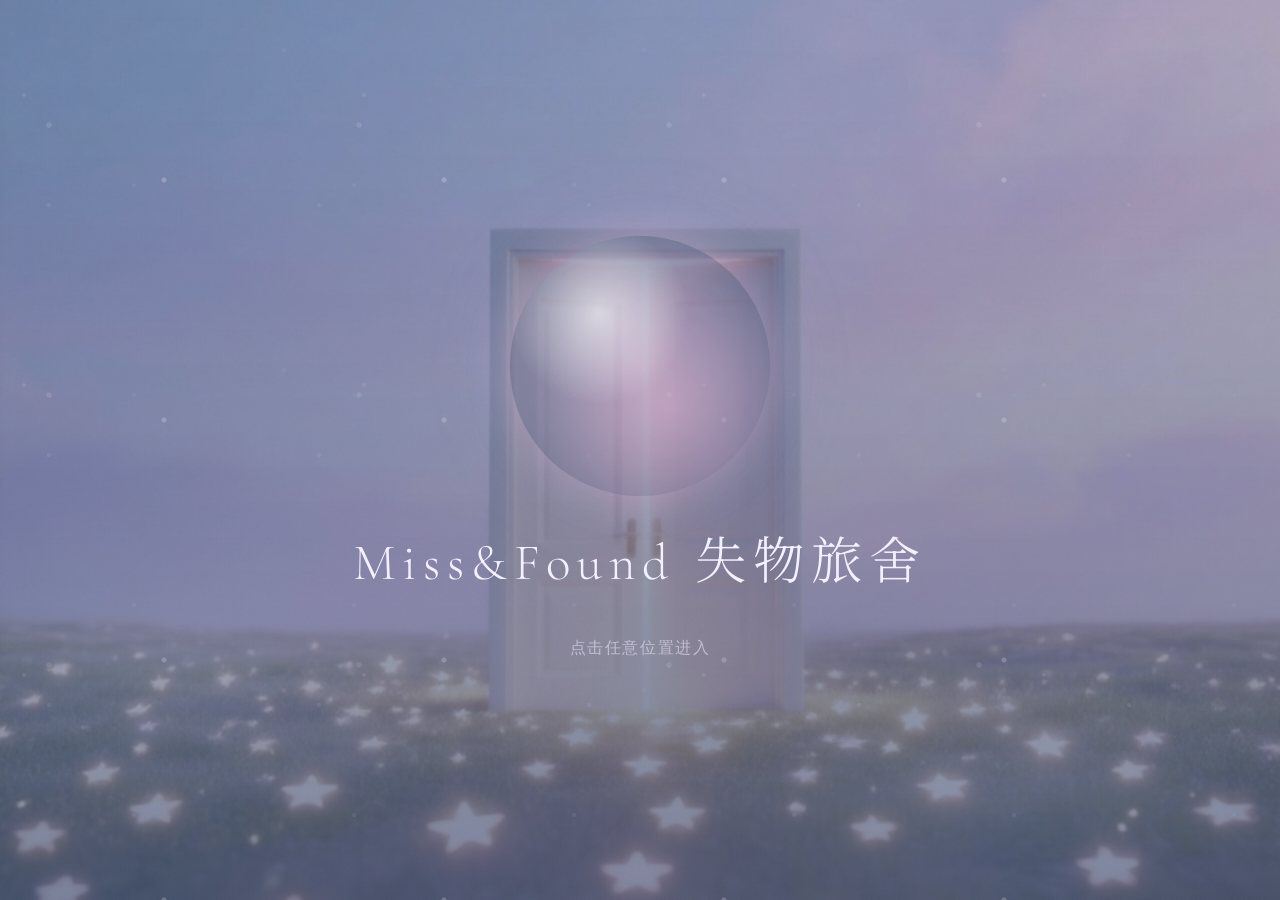
<file: index.html>
<!DOCTYPE html>
<html lang="zh-CN">
  <head>
    <meta charset="UTF-8" />
    <meta name="viewport" content="width=device-width, initial-scale=1.0" />
    <title>Miss&Found 失物旅舍 | 欢迎</title>
    <meta name="description" content="Miss&Found 失物旅舍欢迎页，点击任意位置进入。" />
    <link rel="stylesheet" href="css/style.css" />
    <style>
      :root {
        --welcome-bg:
          radial-gradient(ellipse 70% 50% at 20% 15%, rgba(240, 184, 212, 0.3), transparent 50%),
          radial-gradient(ellipse 60% 45% at 78% 12%, rgba(165, 180, 232, 0.32), transparent 48%),
          radial-gradient(ellipse 80% 55% at 50% 88%, rgba(196, 181, 216, 0.22), transparent 52%),
          linear-gradient(160deg, #4a5578 0%, #6b7aab 40%, #8a9bc4 70%, #a5b4e8 100%);
      }

      html,
      body {
        min-height: 100%;
      }

      body.welcome-page {
        margin: 0;
        overflow: hidden;
        cursor: pointer;
        background: transparent;
        transition: opacity 0.6s ease;
      }

      body.welcome-page.is-leaving {
        opacity: 0;
      }

      .welcome-screen {
        position: relative;
        min-height: 100vh;
        display: grid;
        place-items: center;
        padding: 32px;
        text-align: center;
      }

      .welcome-screen::before {
        content: "";
        position: absolute;
        inset: 0;
        background: linear-gradient(
          to bottom,
          rgba(74, 85, 120, 0.08),
          rgba(74, 85, 120, 0.18)
        );
        pointer-events: none;
      }

      .welcome-core {
        position: relative;
        z-index: 1;
        display: grid;
        justify-items: center;
        gap: 32px;
        animation: welcome-enter 2.4s ease-in-out both;
      }

      .welcome-pulse {
        width: clamp(160px, 23vw, 260px);
        aspect-ratio: 1;
        border-radius: 50%;
        background:
          radial-gradient(circle at 34% 30%, rgba(255, 255, 255, 0.62), transparent 36%),
          radial-gradient(circle at 62% 66%, rgba(240, 184, 212, 0.42), transparent 58%),
          radial-gradient(circle, rgba(196, 181, 216, 0.45), rgba(74, 85, 120, 0.4));
        box-shadow:
          0 0 40px rgba(240, 184, 212, 0.35),
          0 0 80px rgba(165, 180, 232, 0.25);
        animation: welcome-breathe 5s ease-in-out infinite;
      }

      .welcome-title {
        margin: 0;
        font-family: var(--font-family-title);
        font-weight: 300;
        font-size: clamp(2rem, 4vw, 3.4rem);
        letter-spacing: 0.14em;
        line-height: 1.4;
        color: var(--color-text-primary);
        animation: title-glow 5s ease-in-out infinite;
      }

      .welcome-tip {
        margin: 0;
        color: var(--color-text-secondary);
        font-family: var(--font-family-base);
        font-weight: 300;
        letter-spacing: 0.1em;
        line-height: 2;
        opacity: 0.85;
        animation: dream-breathe 4s ease-in-out infinite;
      }

      @keyframes welcome-enter {
        from {
          opacity: 0;
          translate: 0 20px;
        }
        to {
          opacity: 1;
          translate: 0 0;
        }
      }

      @keyframes welcome-breathe {
        0%,
        100% {
          scale: 0.96;
          opacity: 0.78;
          box-shadow:
            0 0 30px rgba(240, 184, 212, 0.28),
            0 0 60px rgba(165, 180, 232, 0.2);
        }
        50% {
          scale: 1.04;
          opacity: 1;
          box-shadow:
            0 0 50px rgba(240, 184, 212, 0.42),
            0 0 100px rgba(165, 180, 232, 0.32);
        }
      }

      @keyframes title-glow {
        0%,
        100% {
          text-shadow:
            0 0 16px rgba(196, 181, 216, 0.35),
            0 0 32px rgba(240, 184, 212, 0.22);
          opacity: 0.9;
        }
        50% {
          text-shadow:
            0 0 24px rgba(196, 181, 216, 0.55),
            0 0 48px rgba(240, 184, 212, 0.38);
          opacity: 1;
        }
      }

      @media (prefers-reduced-motion: reduce) {
        body.welcome-page {
          transition-duration: 0.001ms;
        }

        .welcome-core,
        .welcome-pulse,
        .welcome-title,
        .welcome-tip {
          animation: none;
        }
      }
    </style>
  </head>
  <body class="welcome-page">
    <div class="page-photo-bg" style="background-image: url('images/bg-star-door.png')" aria-hidden="true"></div>
    <div class="dream-bg" aria-hidden="true">
      <div class="dream-bg__clouds"></div>
      <div class="dream-bg__layer dream-bg__layer--a"></div>
      <div class="dream-bg__layer dream-bg__layer--b"></div>
      <div class="dream-bg__layer dream-bg__layer--c"></div>
      <div class="dream-bg__grain"></div>
    </div>

    <main class="welcome-screen" aria-label="欢迎页面">
      <section class="welcome-core">
        <div class="welcome-pulse" aria-hidden="true"></div>
        <h1 class="welcome-title">Miss&amp;Found 失物旅舍</h1>
        <p class="welcome-tip">点击任意位置进入</p>
      </section>
    </main>

    <script>
      (() => {
        let leaving = false;
        const goNext = () => {
          if (leaving) return;
          leaving = true;
          document.body.classList.add("is-leaving");
          window.setTimeout(() => {
            window.location.href = "./home.html";
          }, 600);
        };

        window.addEventListener("click", goNext, { once: true });
      })();
    </script>
  </body>
</html>
</file>
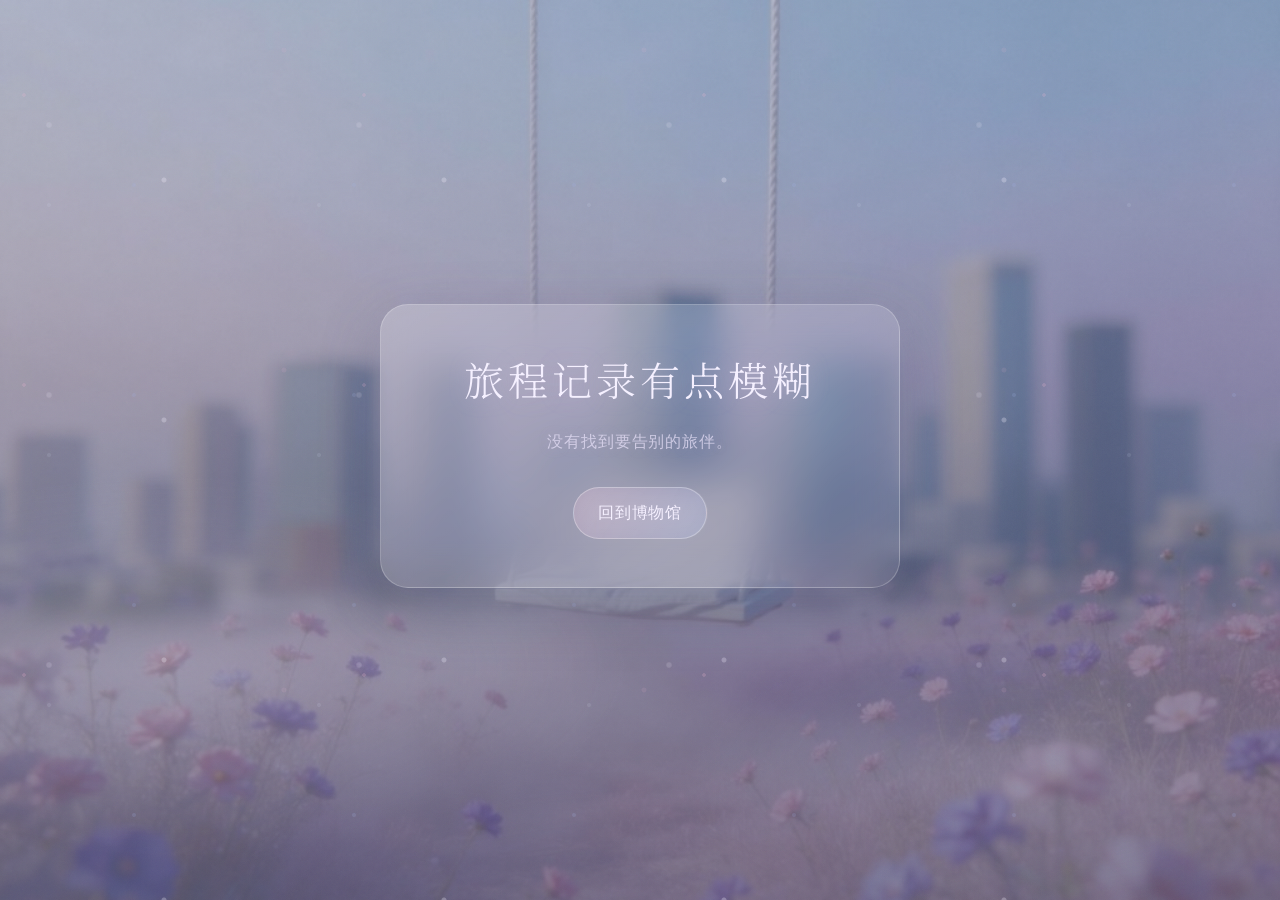
<file: goodbye.html>
<!DOCTYPE html>
<html lang="zh-CN">
  <head>
    <meta charset="UTF-8" />
    <meta name="viewport" content="width=device-width, initial-scale=1.0" />
    <title>旅程告别 | Miss&Found</title>
    <meta name="description" content="结束旅程后，为它保存一张温柔的创口贴纪念卡。" />
    <link rel="stylesheet" href="./css/style.css" />
    <style>
      .goodbye-page {
        min-height: 100vh;
        display: grid;
        place-items: center;
        padding: 24px 16px 32px;
      }

      .goodbye-wrap {
        width: 100%;
        max-width: 520px;
        margin: 0 auto;
      }

      .goodbye-header {
        margin: 0 0 24px;
        text-align: center;
      }

      .bandage-frame {
        border-radius: 24px;
        padding: 24px;
        border: 1px solid rgba(255, 255, 255, 0.24);
        background: linear-gradient(145deg, rgba(255, 255, 255, 0.18), rgba(255, 255, 255, 0.08));
        backdrop-filter: blur(16px);
        -webkit-backdrop-filter: blur(16px);
        box-shadow: var(--shadow-soft);
      }

      .bandage-card {
        position: relative;
        width: 100%;
        max-width: 480px;
        margin: 0 auto;
        min-height: clamp(240px, 58vw, 320px);
        display: flex;
        align-items: center;
        justify-content: center;
        padding: 12px 8px;
      }

      .bandage-card__shell {
        position: absolute;
        inset: 0;
        z-index: 0;
        pointer-events: none;
      }

      .bandage-card__bg {
        width: 100%;
        height: 100%;
        max-width: 100%;
        object-fit: contain;
        object-position: center;
        display: block;
        filter: drop-shadow(0 10px 28px rgba(196, 181, 216, 0.22));
        opacity: 0.92;
      }

      .bandage-card__decor {
        position: absolute;
        inset: 0;
        z-index: 1;
        pointer-events: none;
      }

      .bandage-deco {
        position: absolute;
        color: rgba(255, 255, 255, 0.72);
        filter: drop-shadow(0 2px 8px rgba(196, 181, 216, 0.35));
      }

      .bandage-deco--cat {
        left: 6%;
        bottom: 10%;
        width: clamp(36px, 10vw, 52px);
        height: auto;
        opacity: 0.28;
      }

      .bandage-deco--star {
        top: 12%;
        right: 7%;
        width: clamp(22px, 6vw, 30px);
        height: auto;
        opacity: 0.34;
        color: rgba(255, 248, 255, 0.88);
      }

      .bandage-card__content {
        position: relative;
        z-index: 2;
        width: min(100%, 340px);
        padding: 48px 32px;
        display: flex;
        flex-direction: column;
        align-items: center;
        justify-content: center;
        gap: 14px;
        text-align: center;
        border-radius: 18px;
        background: transparent;
      }

      .bandage__title {
        margin: 0;
        font-family: var(--font-family-title);
        font-weight: 700;
        font-size: clamp(1rem, 3vw, 1.22rem);
        letter-spacing: 0.05em;
        line-height: 1.55;
        color: rgba(68, 50, 92, 0.96);
        text-shadow: 0 1px 2px rgba(255, 255, 255, 0.92);
        text-wrap: balance;
      }

      .bandage__avatar {
        width: 40px;
        height: 40px;
        border-radius: 50%;
        margin: -4px auto 0;
        overflow: hidden;
        box-shadow: 0 0 10px rgba(196, 181, 216, 0.35);
      }

      .bandage__avatar .avatar-img {
        border-radius: 50%;
      }

      .bandage__summary {
        margin: 0;
        font-size: clamp(0.82rem, 2.2vw, 0.92rem);
        font-weight: 300;
        line-height: 1.75;
        letter-spacing: 0.02em;
        color: rgba(108, 92, 128, 0.9);
        text-shadow: 0 1px 2px rgba(255, 255, 255, 0.9);
        text-wrap: pretty;
      }

      .bandage__num {
        font-weight: 600;
        font-variant-numeric: tabular-nums;
        color: #a878b8;
        padding: 0 1px;
      }

      .bandage__farewell {
        margin: 0;
        padding: 0;
        border: 0;
        max-width: 28em;
        font-family: var(--font-family-title);
        font-size: clamp(0.82rem, 2.2vw, 0.94rem);
        font-weight: 400;
        line-height: 1.75;
        font-style: italic;
        letter-spacing: 0.03em;
        color: rgba(118, 88, 138, 0.92);
        text-shadow: 0 1px 2px rgba(255, 255, 255, 0.9);
        text-wrap: pretty;
        hanging-punctuation: allow-end;
      }

      .bandage__farewell::before {
        content: "\201C";
        color: rgba(196, 181, 216, 0.85);
        margin-right: 2px;
      }

      .bandage__farewell::after {
        content: "\201D";
        color: rgba(196, 181, 216, 0.85);
        margin-left: 2px;
      }

      .bandage__farewell-tail {
        white-space: nowrap;
      }

      .goodbye-actions {
        margin-top: 20px;
        display: grid;
        grid-template-columns: repeat(2, minmax(0, 1fr));
        gap: 12px;
        max-width: 520px;
        margin-left: auto;
        margin-right: auto;
      }

      .goodbye-actions .btn {
        width: 100%;
      }

      .error-box {
        text-align: center;
      }

      .tip {
        position: fixed;
        right: 14px;
        top: 14px;
        z-index: 22;
        border-radius: 999px;
        border: 1px solid rgba(255, 255, 255, 0.28);
        background: rgba(74, 85, 120, 0.78);
        backdrop-filter: blur(14px);
        padding: 10px 16px;
        font-size: 0.84rem;
        font-weight: 300;
        letter-spacing: 0.04em;
        opacity: 0;
        translate: 0 -8px;
        transition:
          opacity var(--transition-fast),
          translate var(--transition-fast);
        pointer-events: none;
      }

      .tip.is-show {
        opacity: 1;
        translate: 0 0;
      }

      @keyframes bandage-enter {
        from { opacity: 0; transform: translateY(12px); }
        to { opacity: 1; transform: translateY(0); }
      }

      .bandage-frame {
        animation: bandage-enter var(--transition-slow) both;
      }

      @media (max-width: 640px) {
        .goodbye-actions {
          grid-template-columns: 1fr;
        }

        .bandage-card__content {
          padding: 44px 28px;
          width: min(100%, 320px);
        }

        .bandage-deco--cat {
          left: 4%;
          bottom: 8%;
          opacity: 0.22;
        }

        .bandage-deco--star {
          top: 10%;
          right: 5%;
          opacity: 0.28;
        }
      }
    </style>
  </head>
  <body>
    <div class="page-photo-bg" style="background-image: url('images/bg-swing-flowers.png')" aria-hidden="true"></div>
    <div class="dream-bg" aria-hidden="true">
      <div class="dream-bg__clouds"></div>
      <div class="dream-bg__layer dream-bg__layer--a"></div>
      <div class="dream-bg__layer dream-bg__layer--b"></div>
      <div class="dream-bg__layer dream-bg__layer--c"></div>
      <div class="dream-bg__grain"></div>
    </div>

    <main class="goodbye-page page-shell" data-parallax-root>
      <div class="page-container">
      <section id="goodbye-wrap" class="goodbye-wrap"></section>
      </div>
    </main>

    <div id="tip" class="tip" role="status" aria-live="polite"></div>

    <script src="https://html2canvas.hertzen.com/dist/html2canvas.min.js"></script>
    <script type="module">
      import { STORAGE_KEYS } from "./js/data.js";
      import { getItems, read } from "./js/storage.js";
      import { initPageEffects } from "./js/effects.js";
      import { applyAvatarToElement } from "./js/avatar.js";

      const wrapEl = document.getElementById("goodbye-wrap");
      const tipEl = document.getElementById("tip");
      let tipTimer = null;

      const showTip = (text) => {
        tipEl.textContent = text;
        tipEl.classList.add("is-show");
        if (tipTimer) window.clearTimeout(tipTimer);
        tipTimer = window.setTimeout(() => tipEl.classList.remove("is-show"), 2000);
      };

      const nowIso = () => new Date().toISOString();
      const escapeHtml = (value) =>
        String(value || "")
          .replaceAll("&", "&amp;")
          .replaceAll("<", "&lt;")
          .replaceAll(">", "&gt;")
          .replaceAll('"', "&quot;")
          .replaceAll("'", "&#39;");

      const daysFrom = (iso) => {
        const date = new Date(iso || nowIso());
        if (Number.isNaN(date.getTime())) return 1;
        const diff = Date.now() - date.getTime();
        return Math.max(1, Math.floor(diff / 86400000) + 1);
      };

      const getItemById = (id) => {
        const items = getItems();
        return items.find((it) => it.id === id) || null;
      };

      const getTravelStats = (id, createdAt) => {
        const posts = read(STORAGE_KEYS.posts, []);
        const mine = Array.isArray(posts) ? posts.filter((p) => p.itemId === id) : [];
        const cities = new Set(mine.map((p) => p.city).filter(Boolean));
        return {
          days: daysFrom(createdAt),
          cities: cities.size,
          posts: mine.length
        };
      };

      const getFarewellText = (id) => {
        const conversations = read(STORAGE_KEYS.conversations, {});
        const list = Array.isArray(conversations?.[id]) ? conversations[id] : [];
        const farewell = [...list].reverse().find((msg) => msg && msg.from === "bot" && msg.type === "farewell");
        return farewell?.text || "我替你看过这个世界啦，现在要回心里去了。别难过，我一直在。";
      };

      const renderError = (text) => {
        wrapEl.innerHTML = `
          <section class="glass-card card-standard error-box">
            <h1 class="title">旅程记录有点模糊</h1>
            <p class="subtitle">${text}</p>
            <a class="btn" href="./museum.html">回到博物馆</a>
          </section>
        `;
      };

      const formatFarewellHtml = (text) => {
        const safe = escapeHtml(text);
        if (safe.length <= 8) return safe;
        const head = safe.slice(0, -4);
        const tail = safe.slice(-4);
        return `${head}<span class="bandage__farewell-tail">${tail}</span>`;
      };

      const formatSummaryHtml = (stats) =>
        `共旅行 <span class="bandage__num">${stats.days}</span> 天，到过 <span class="bandage__num">${stats.cities}</span> 个地方，发了 <span class="bandage__num">${stats.posts}</span> 条朋友圈。`;

      const BANDAGE_DECOR = `
        <svg class="bandage-deco bandage-deco--cat" viewBox="0 0 64 48" fill="currentColor" aria-hidden="true">
          <ellipse cx="22" cy="38" rx="14" ry="5" opacity="0.35"/>
          <path d="M14 28c0-8 6-14 14-14s14 6 14 14c0 4-2 8-5 10l-2 6h-6l-2-6c-3-2-5-6-5-10z"/>
          <circle cx="18" cy="24" r="2.5"/>
          <circle cx="30" cy="24" r="2.5"/>
          <path d="M10 18l-4-6M54 18l4-6" stroke="currentColor" stroke-width="2.5" stroke-linecap="round" fill="none"/>
        </svg>
        <svg class="bandage-deco bandage-deco--star" viewBox="0 0 24 24" fill="currentColor" aria-hidden="true">
          <path d="M12 2l2.6 6.4L21 9.2l-5 4.3 1.6 6.5L12 16.8 6.4 20l1.6-6.5-5-4.3 6.4-.8L12 2z"/>
        </svg>
      `;

      const renderMain = (item, stats) => {
        const name = item.name || item.title || "这位旅伴";
        const summaryHtml = formatSummaryHtml(stats);
        const farewellHtml = formatFarewellHtml(getFarewellText(item.id));
        wrapEl.innerHTML = `
          <header class="goodbye-header">
            <h1 class="title">旅程告别</h1>
            <p class="subtitle text-body">有些陪伴不会结束，只是换成温柔的想念。</p>
          </header>

          <section id="bandage-export" class="bandage-frame card-standard">
            <div class="bandage-card">
              <div class="bandage-card__shell" aria-hidden="true">
                <img class="bandage-card__bg" src="./images/asset-bandage.png" alt="" />
              </div>
              <div class="bandage-card__decor" aria-hidden="true">${BANDAGE_DECOR}</div>
              <div class="bandage-card__content">
                <h2 class="bandage__title">你送它看过世界，现在它回家了。</h2>
                ${item.avatarImage ? '<div id="bandage-avatar" class="bandage__avatar"></div>' : ""}
                <p class="bandage__summary text-body">${summaryHtml}</p>
                <blockquote class="bandage__farewell">${farewellHtml}</blockquote>
              </div>
            </div>
          </section>

          <div class="goodbye-actions">
            <button id="save-btn" class="btn" type="button">保存这张创口贴</button>
            <button id="share-btn" class="btn" type="button">分享</button>
            <a class="btn" href="./museum.html">回到博物馆</a>
            <a class="btn" href="./home.html">回到首页</a>
          </div>
        `;

        const avatarEl = document.getElementById("bandage-avatar");
        if (avatarEl) applyAvatarToElement(avatarEl, item);

        const saveBtn = document.getElementById("save-btn");
        const shareBtn = document.getElementById("share-btn");
        const bandageExport = document.getElementById("bandage-export");

        saveBtn.addEventListener("click", async () => {
          if (!window.html2canvas) {
            showTip("导出组件还未就绪");
            return;
          }
          const canvas = await window.html2canvas(bandageExport, {
            useCORS: true,
            backgroundColor: null,
            scale: Math.min(2, window.devicePixelRatio || 1.5)
          });
          const link = document.createElement("a");
          const safeName = String(name).replace(/[\\/:*?"<>|]/g, "-");
          link.download = `goodbye-${safeName}.png`;
          link.href = canvas.toDataURL("image/png");
          link.click();
          showTip("创口贴已保存");
        });

        shareBtn.addEventListener("click", async () => {
          const shareText = `我在 Miss&Found 送 ${name} 看过世界，现在它回家了。`;
          const shareData = { title: "Miss&Found 告别页", text: shareText, url: window.location.href };

          if (navigator.share) {
            try {
              await navigator.share(shareData);
              showTip("已调起分享");
            } catch (_err) {
              // 用户取消分享不提示错误
            }
            return;
          }

          try {
            await navigator.clipboard.writeText(window.location.href);
            showTip("链接已复制");
          } catch (_err) {
            showTip("复制失败，请手动复制链接");
          }
        });
      };

      const init = () => {
        initPageEffects();
        const params = new URLSearchParams(window.location.search);
        const id = params.get("id");
        if (!id) {
          renderError("没有找到要告别的旅伴。");
          return;
        }

        let item = null;
        try {
          item = getItemById(id);
        } catch (_err) {
          renderError("数据读取失败了，请稍后再试。");
          return;
        }

        if (!item) {
          renderError("这个旅伴可能已经离开了记录。");
          return;
        }

        let stats = { days: 1, cities: 0, posts: 0 };
        try {
          stats = getTravelStats(id, item.createdAt);
        } catch (_err) {
          stats = { days: daysFrom(item.createdAt), cities: 0, posts: 0 };
        }

        renderMain(item, stats);
      };

      init();
    </script>
  </body>
</html>
</file>
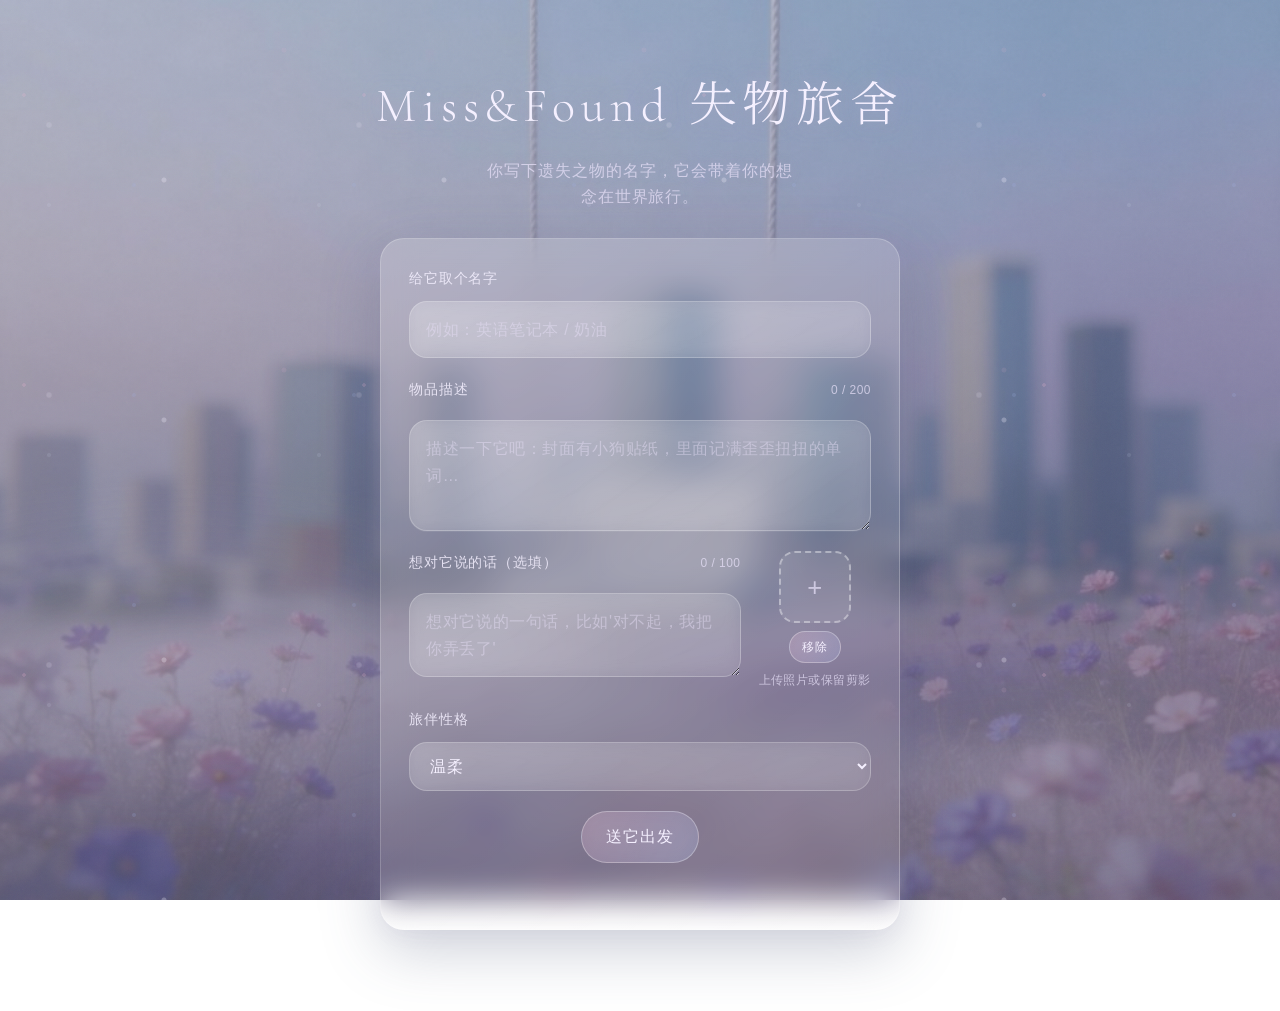
<file: home.html>
<!DOCTYPE html>
<html lang="zh-CN">
  <head>
    <meta charset="UTF-8" />
    <meta name="viewport" content="width=device-width, initial-scale=1.0" />
    <title>Miss&Found 失物旅舍 | 记忆封存入口</title>
    <meta
      name="description"
      content="在 Miss&Found 失物旅舍，为遗失的物品、宠物与思念的人开启一段温柔旅行。"
    />
    <link rel="stylesheet" href="css/style.css" />
    <style>
      .entry-hero {
        text-align: center;
        margin-bottom: 28px;
      }

      .entry-title {
        font-size: clamp(1.8rem, 5vw, 3rem);
        letter-spacing: 0.12em;
        line-height: 1.45;
      }

      .entry-subtitle {
        margin: 16px auto 0;
        max-width: 36ch;
        line-height: 1.65;
      }

      .entry-form-card {
        padding: clamp(22px, 3vw, 28px);
        border-radius: 24px;
        border: 1px solid rgba(255, 255, 255, 0.22);
        background: linear-gradient(145deg, rgba(255, 255, 255, 0.18), rgba(255, 255, 255, 0.06));
        backdrop-filter: blur(16px);
        -webkit-backdrop-filter: blur(16px);
      }

      .entry-media-row {
        display: grid;
        grid-template-columns: 1fr auto;
        gap: 18px;
        align-items: start;
        margin-bottom: 18px;
      }

      .field-head {
        display: flex;
        justify-content: space-between;
        align-items: baseline;
        gap: 10px;
        margin-bottom: 8px;
      }

      .field-head label {
        margin-bottom: 0;
      }

      .field-counter {
        margin: 0;
        font-size: 0.75rem;
        color: var(--color-text-secondary);
        letter-spacing: 0.04em;
        white-space: nowrap;
      }

      .field-counter.is-limit {
        color: #d88aa8;
      }

      .entry-submit {
        margin-top: 8px;
        display: flex;
        justify-content: center;
      }

      #entry-feedback {
        margin: 14px 0 0;
        min-height: 1.5em;
        text-align: center;
      }

      @media (max-width: 620px) {
        .entry-media-row {
          grid-template-columns: 1fr;
        }
      }
    </style>
  </head>
  <body>
    <div class="page-photo-bg" style="background-image: url('images/bg-swing-flowers.png')" aria-hidden="true"></div>
    <div class="dream-bg" aria-hidden="true">
      <div class="dream-bg__clouds"></div>
      <div class="dream-bg__layer dream-bg__layer--a"></div>
      <div class="dream-bg__layer dream-bg__layer--b"></div>
      <div class="dream-bg__layer dream-bg__layer--c"></div>
      <div class="dream-bg__grain"></div>
    </div>

    <main class="page-shell" data-parallax-root>
      <div class="page-container">
        <header class="entry-hero parallax-layer" data-parallax-depth="1.2">
          <h1 id="entry-title" class="title entry-title shake shake--delay-1">Miss&Found 失物旅舍</h1>
          <p class="subtitle entry-subtitle">你写下遗失之物的名字，它会带着你的想念在世界旅行。</p>
        </header>

        <section class="entry-form-card card-standard glass-card parallax-layer" data-parallax-depth="1" aria-labelledby="entry-title">
          <form id="entry-form" novalidate>
            <div class="field">
              <label for="item-name">给它取个名字</label>
              <input id="item-name" name="name" maxlength="40" placeholder="例如：英语笔记本 / 奶油 " required />
            </div>

            <div class="field">
              <div class="field-head">
                <label for="item-description">物品描述</label>
                <p id="desc-counter" class="field-counter" aria-live="polite">0 / 200</p>
              </div>
              <textarea
                id="item-description"
                name="description"
                rows="3"
                maxlength="200"
                placeholder="描述一下它吧：封面有小狗贴纸，里面记满歪歪扭扭的单词…"
                required
              ></textarea>
            </div>

            <div class="entry-media-row">
              <div class="field" style="margin-bottom: 0">
                <div class="field-head">
                  <label for="item-message">想对它说的话（选填）</label>
                  <p id="msg-counter" class="field-counter" aria-live="polite">0 / 100</p>
                </div>
                <textarea
                  id="item-message"
                  name="message"
                  rows="2"
                  maxlength="100"
                  placeholder="想对它说的一句话，比如'对不起，我把你弄丢了'"
                ></textarea>
              </div>

              <div class="avatar-upload" aria-label="上传物品照片">
                <input id="avatar-file" class="sr-only" type="file" accept="image/*" />
                <div id="avatar-preview" class="avatar-upload__preview silhouette" aria-hidden="true"></div>
                <button id="avatar-pick-btn" class="avatar-upload__btn" type="button" aria-label="选择照片">+</button>
                <div class="avatar-upload__actions">
                  <button id="avatar-remove-btn" class="btn btn--tiny" type="button" hidden>移除</button>
                </div>
                <p id="avatar-hint" class="avatar-upload__hint">上传照片或保留剪影</p>
              </div>
            </div>

            <div class="field">
              <label for="item-personality">旅伴性格</label>
              <select id="item-personality" name="personality">
                <option value="quiet">安静</option>
                <option value="playful">调皮</option>
                <option value="gentle" selected>温柔</option>
                <option value="longing">活泼</option>
                <option value="longing">其他</option>
              </select>
            </div>

            <div class="entry-submit">
              <button id="start-trip-btn" class="btn shake shake--delay-3" type="button">送它出发</button>
            </div>
          </form>
          <p id="entry-feedback" class="subtitle text-body" role="status" aria-live="polite"></p>
        </section>
      </div>
    </main>

    <script type="module">
      import { bootstrapItems, addItem } from "./js/storage.js";
      import { initPageEffects } from "./js/effects.js";
      import { compressImage, applyAvatarToElement } from "./js/avatar.js";
      import { inferSilhouetteKind, silhouetteStyleForKind, silhouetteLabelForKind } from "./js/silhouette.js";

      bootstrapItems();
      initPageEffects();

      const feedback = document.getElementById("entry-feedback");
      const form = document.getElementById("entry-form");
      const startTripBtn = document.getElementById("start-trip-btn");
      const avatarFileEl = document.getElementById("avatar-file");
      const avatarPreviewEl = document.getElementById("avatar-preview");
      const avatarPickBtn = document.getElementById("avatar-pick-btn");
      const avatarRemoveBtn = document.getElementById("avatar-remove-btn");
      const avatarHintEl = document.getElementById("avatar-hint");
      const descriptionEl = document.getElementById("item-description");
      const messageEl = document.getElementById("item-message");
      const descCounterEl = document.getElementById("desc-counter");
      const msgCounterEl = document.getElementById("msg-counter");

      let avatarImage = "";
      let previewSeed = Math.floor(Math.random() * 1000);

      const bindCounter = (inputEl, counterEl, max) => {
        const update = () => {
          const len = inputEl.value.length;
          counterEl.textContent = `${len} / ${max}`;
          counterEl.classList.toggle("is-limit", len >= max);
        };
        inputEl.addEventListener("input", update);
        update();
      };

      bindCounter(descriptionEl, descCounterEl, 200);
      bindCounter(messageEl, msgCounterEl, 100);

      const renderPreview = () => {
        if (avatarImage) {
          avatarPreviewEl.hidden = false;
          avatarPickBtn.hidden = true;
          applyAvatarToElement(avatarPreviewEl, { avatarImage, name: "预览" });
          avatarRemoveBtn.hidden = false;
          avatarHintEl.textContent = "已使用上传的照片";
          return;
        }

        const description = descriptionEl.value.trim();
        if (description) {
          const kind = inferSilhouetteKind(description);
          avatarPreviewEl.hidden = false;
          avatarPickBtn.hidden = false;
          avatarPreviewEl.classList.remove("has-avatar-img");
          avatarPreviewEl.innerHTML = "";
          avatarPreviewEl.style.background = silhouetteStyleForKind(kind, previewSeed);
          avatarRemoveBtn.hidden = true;
          avatarHintEl.textContent = silhouetteLabelForKind(kind);
          return;
        }

        avatarPreviewEl.hidden = true;
        avatarPickBtn.hidden = false;
        avatarRemoveBtn.hidden = true;
        avatarHintEl.textContent = "上传照片或保留剪影";
      };

      avatarPickBtn.addEventListener("click", () => avatarFileEl.click());

      avatarFileEl.addEventListener("change", async () => {
        const file = avatarFileEl.files?.[0];
        if (!file) return;
        if (!file.type.startsWith("image/")) {
          feedback.textContent = "请选择图片文件。";
          return;
        }
        try {
          avatarImage = await compressImage(file, 300, 0.7);
          renderPreview();
          feedback.textContent = "";
        } catch (error) {
          console.error(error);
          feedback.textContent = "图片处理失败，请换一张试试。";
        }
        avatarFileEl.value = "";
      });

      avatarRemoveBtn.addEventListener("click", () => {
        avatarImage = "";
        renderPreview();
      });

      descriptionEl.addEventListener("input", renderPreview);
      renderPreview();

      const startTrip = () => {
        const formData = new FormData(form);
        const name = String(formData.get("name") || "").trim();
        const description = String(formData.get("description") || "").trim();
        const message = String(formData.get("message") || "").trim();
        const personality = String(formData.get("personality") || "gentle");

        if (!name) {
          feedback.textContent = "请先给它取个名字，旅程才能开始。";
          return;
        }
        if (!description) {
          feedback.textContent = "请描述一下它，这样旅程才会更真实。";
          return;
        }

        try {
          const silhouetteKind = inferSilhouetteKind(description);
          const created = addItem({
            name,
            description,
            message,
            personality,
            title: name,
            avatarImage,
            avatarSeed: previewSeed,
            silhouetteKind
          });

          if (!created?.id) throw new Error("addItem 未返回有效对象");
          window.location.href = "./museum.html";
        } catch (error) {
          console.error("[Miss&Found] 出发失败:", error);
          feedback.textContent = "出发失败了，请稍后再试。";
        }
      };

      startTripBtn.addEventListener("click", (e) => {
        e.preventDefault();
        startTrip();
      });
      form.addEventListener("submit", (e) => {
        e.preventDefault();
        startTrip();
      });
    </script>
  </body>
</html>
</file>
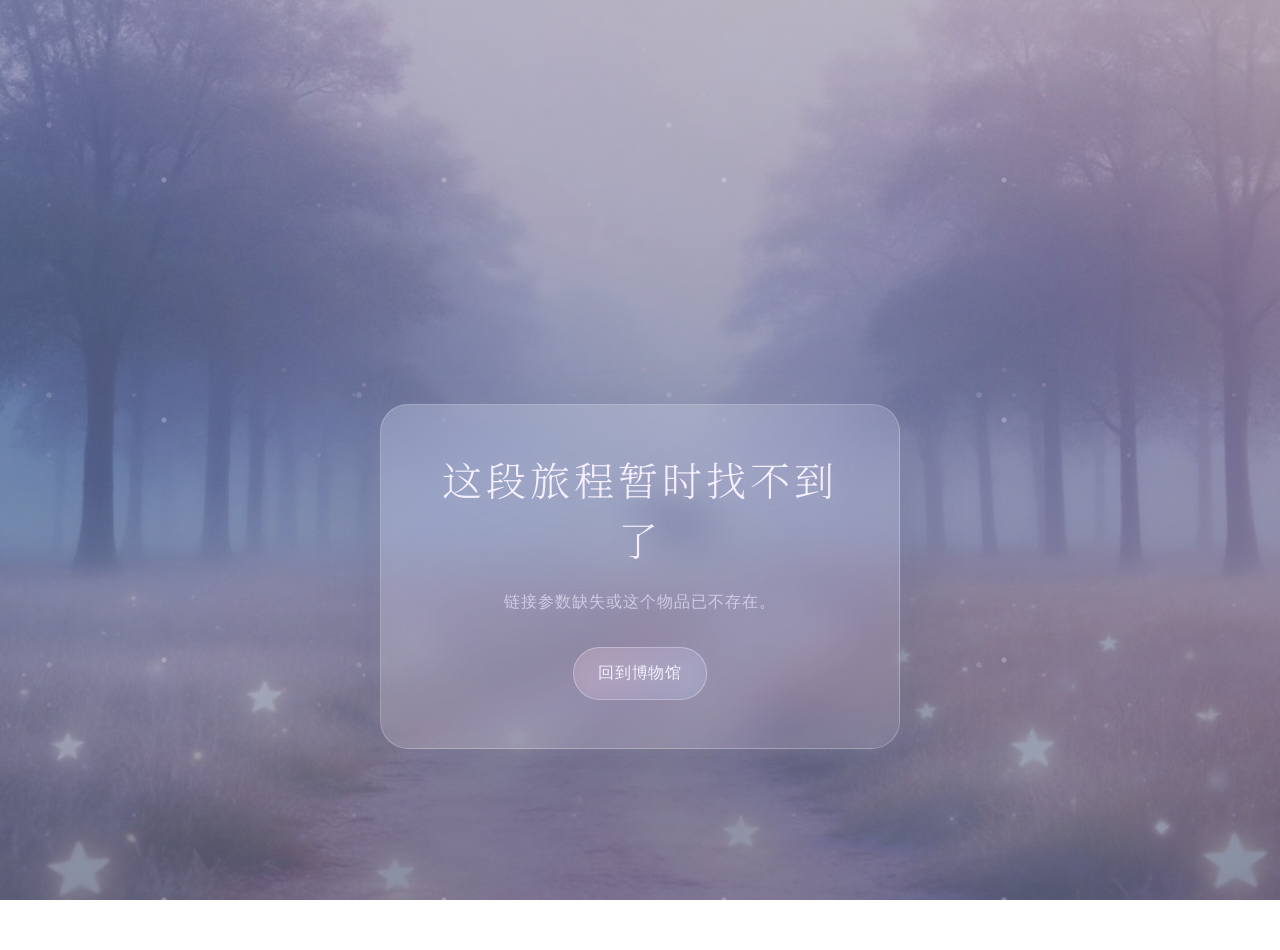
<file: item.html>
<!DOCTYPE html>
<html lang="zh-CN">
  <head>
    <meta charset="UTF-8" />
    <meta name="viewport" content="width=device-width, initial-scale=1.0" />
    <title>失物主页 | Miss&Found</title>
    <meta name="description" content="查看遗失之物的旅行朋友圈与聊天记录。" />
    <link rel="stylesheet" href="css/style.css" />
    <style>
      body.item-page {
        --profile-grad-a: #a5b4e8;
        --profile-grad-b: #6b7aab;
      }

      .item-layout {
        min-height: 100vh;
        padding: 20px 14px 130px;
      }

      .item-content {
        width: min(640px, 100%);
        margin: 0 auto;
      }

      .item-profile {
        position: fixed;
        top: 14px;
        left: 50%;
        transform: translateX(-50%);
        z-index: 8;
        width: min(520px, calc(100% - 32px));
        max-width: 520px;
        padding: 16px 16px 16px 52px;
        border-radius: var(--radius-card);
        border: 1px solid var(--color-border);
        background: linear-gradient(145deg, rgba(255, 255, 255, 0.22), rgba(255, 255, 255, 0.1));
        backdrop-filter: blur(var(--blur-strength));
        -webkit-backdrop-filter: blur(var(--blur-strength));
        box-shadow: var(--shadow-soft);
      }

      .item-profile__menu {
        position: absolute;
        right: 12px;
        top: 12px;
        width: 36px;
        height: 36px;
        border-radius: 50%;
        border: 1px solid rgba(255, 255, 255, 0.28);
        background: rgba(255, 255, 255, 0.14);
        backdrop-filter: blur(8px);
        color: inherit;
        cursor: pointer;
        letter-spacing: 0.1em;
        transition: background var(--transition-fast);
      }

      .item-profile__menu:hover {
        background: rgba(255, 255, 255, 0.22);
      }

      .item-profile__back {
        position: absolute;
        left: 12px;
        top: 12px;
        width: 36px;
        height: 36px;
        border-radius: 50%;
        border: 1px solid rgba(255, 255, 255, 0.28);
        background: rgba(255, 255, 255, 0.14);
        backdrop-filter: blur(8px);
        color: inherit;
        display: grid;
        place-items: center;
        text-decoration: none;
        transition: background var(--transition-fast);
      }

      .item-profile__back:hover {
        background: rgba(255, 255, 255, 0.22);
      }

      .item-profile__inner {
        display: flex;
        gap: 14px;
        align-items: center;
      }

      .item-profile__avatar {
        width: 72px;
        aspect-ratio: 1;
        border-radius: 50%;
        flex: none;
        margin: 0;
      }

      .item-profile__avatar.silhouette {
        animation: none;
      }

      .item-profile__name {
        margin: 0;
        font-family: var(--font-family-title);
        font-weight: 400;
        font-size: 1.15rem;
        letter-spacing: 0.08em;
      }

      .item-profile__sign,
      .item-profile__days {
        margin: 4px 0 0;
        font-size: 0.86rem;
        font-weight: 300;
        letter-spacing: 0.04em;
        line-height: 1.7;
        color: var(--color-text-secondary);
      }

      .item-main {
        margin-top: 170px;
        min-height: 70vh;
      }

      .panel {
        display: none;
      }

      .panel.is-active {
        display: block;
      }

      .timeline-refresh {
        text-align: center;
        color: var(--color-text-secondary);
        font-size: 0.82rem;
        font-weight: 300;
        letter-spacing: 0.06em;
        margin-bottom: 12px;
        min-height: 20px;
      }

      .timeline-list {
        display: flex;
        flex-direction: column;
        gap: 16px;
      }

      .post-card {
        width: 100%;
        border-radius: 22px;
        border: 1px solid rgba(255, 255, 255, 0.22);
        background: linear-gradient(145deg, rgba(255, 255, 255, 0.2), rgba(255, 255, 255, 0.08));
        backdrop-filter: blur(14px);
        -webkit-backdrop-filter: blur(14px);
        padding: 14px;
        overflow: hidden;
      }

      .post-card__image {
        position: relative;
        border-radius: 16px;
        width: 100%;
        aspect-ratio: 4 / 3;
        overflow: hidden;
        background: linear-gradient(140deg, rgba(165, 180, 232, 0.45), rgba(240, 184, 212, 0.42));
        margin-bottom: 12px;
      }

      .post-card__img-el {
        position: absolute;
        inset: 0;
        width: 100%;
        height: 100%;
        object-fit: cover;
        opacity: 0.82;
      }

      .post-card__landmark {
        position: absolute;
        left: 12px;
        bottom: 10px;
        font-size: 0.84rem;
        font-weight: 300;
        letter-spacing: 0.04em;
        text-shadow: var(--text-glow);
      }

      .post-card__silhouette {
        position: absolute;
        right: 14px;
        bottom: 14px;
        width: 46px;
        height: 46px;
        border-radius: 50%;
        background:
          radial-gradient(circle at 35% 30%, rgba(255, 255, 255, 0.58), transparent 35%),
          radial-gradient(circle at 64% 72%, rgba(196, 181, 216, 0.85), rgba(74, 85, 120, 0.75));
        box-shadow: 0 0 18px rgba(196, 181, 216, 0.35);
      }

      .post-card__silhouette--pair {
        right: 60px;
      }

      .post-card__body {
        margin: 0 0 12px;
        font-weight: 300;
        letter-spacing: 0.04em;
        line-height: 1.85;
      }

      .post-card__meta {
        margin: 0;
        display: flex;
        justify-content: space-between;
        align-items: center;
        gap: 8px;
        font-size: 0.8rem;
        font-weight: 300;
        letter-spacing: 0.04em;
        color: var(--color-text-secondary);
      }

      .panel {
        display: none;
      }

      .panel.is-active {
        display: block;
      }

      .timeline-refresh {
        text-align: center;
        color: var(--color-text-secondary);
        font-size: 0.82rem;
        margin-bottom: 12px;
        min-height: 20px;
        max-width: 520px;
        margin-left: auto;
        margin-right: auto;
      }

      .post-card__landmark {
        position: absolute;
        left: 12px;
        bottom: 10px;
        font-size: 0.84rem;
        text-shadow: var(--text-glow);
      }

      .post-card__fav {
        border: 0;
        border-radius: 999px;
        padding: 5px 10px;
        background: rgba(255, 255, 255, 0.12);
        color: inherit;
        cursor: pointer;
        transition:
          scale var(--transition-fast),
          background var(--transition-fast);
      }

      .post-card__fav:active,
      .post-card__fav.is-pressed {
        scale: 0.94;
      }

      .post-card__fav.is-faved {
        background: rgba(240, 184, 212, 0.28);
      }

      .post-card__fav-icon {
        display: inline-block;
        margin-right: 4px;
        color: rgba(245, 240, 255, 0.88);
        transition:
          color var(--transition-fast),
          scale var(--transition-fast);
      }

      .post-card__fav.is-faved .post-card__fav-icon {
        color: var(--color-healing-pink);
      }

      .post-card__fav.is-bounce .post-card__fav-icon {
        animation: fav-bounce 0.6s ease-in-out;
      }

      @keyframes fav-bounce {
        0% { scale: 1; }
        40% { scale: 1.15; }
        100% { scale: 1; }
      }

      .soft-toast {
        position: fixed;
        right: 16px;
        top: 16px;
        z-index: 20;
        padding: 10px 16px;
        border-radius: 999px;
        border: 1px solid rgba(255, 255, 255, 0.28);
        background: rgba(74, 85, 120, 0.78);
        backdrop-filter: blur(14px);
        color: var(--color-text-primary);
        font-size: 0.84rem;
        font-weight: 300;
        letter-spacing: 0.04em;
        opacity: 0;
        translate: 0 -8px;
        pointer-events: none;
        transition:
          opacity var(--transition-fast),
          translate var(--transition-fast);
      }

      .soft-toast.is-show {
        opacity: 1;
        translate: 0 0;
      }

      .encounter-flag {
        position: absolute;
        top: 8px;
        right: 10px;
        background: rgba(74, 85, 120, 0.55);
        backdrop-filter: blur(6px);
        border-radius: 999px;
        padding: 3px 10px;
        font-size: 0.72rem;
        font-weight: 300;
        letter-spacing: 0.04em;
      }

      .chat-panel-wrap {
        width: 100%;
        max-width: 520px;
        margin: 0 auto;
        border-radius: 22px;
        border: 1px solid rgba(255, 255, 255, 0.22);
        background: linear-gradient(145deg, rgba(255, 255, 255, 0.18), rgba(255, 255, 255, 0.08));
        backdrop-filter: blur(14px);
        -webkit-backdrop-filter: blur(14px);
        padding: 16px;
        min-height: 360px;
        display: flex;
        flex-direction: column;
      }

      .chat-list {
        display: flex;
        flex-direction: column;
        gap: 12px;
        flex: 1;
        overflow-y: auto;
        max-height: 55vh;
        padding: 4px 2px;
      }

      .chat-msg {
        max-width: 82%;
        padding: 10px 14px;
        border-radius: 18px;
        font-size: 0.9rem;
        font-weight: 300;
        letter-spacing: 0.04em;
        line-height: 1.75;
        word-break: break-word;
      }

      .chat-msg--bot {
        align-self: flex-start;
        background: rgba(255, 255, 255, 0.16);
        backdrop-filter: blur(8px);
        border-bottom-left-radius: 6px;
      }

      .chat-msg--user {
        align-self: flex-end;
        background: rgba(196, 181, 216, 0.32);
        backdrop-filter: blur(8px);
        border-bottom-right-radius: 6px;
      }

      .chat-empty {
        margin: auto;
        text-align: center;
        color: var(--color-text-secondary);
        font-size: 0.88rem;
        letter-spacing: 0.06em;
        line-height: 1.8;
      }

      .item-dock {
        position: fixed;
        left: 0;
        right: 0;
        bottom: 0;
        z-index: 9;
        padding: 10px 12px 12px;
        border-top: 1px solid rgba(255, 255, 255, 0.2);
        background: rgba(74, 85, 120, 0.65);
        backdrop-filter: blur(20px);
        -webkit-backdrop-filter: blur(20px);
      }

      .item-tabs {
        display: flex;
        justify-content: center;
        gap: 12px;
        margin-bottom: 10px;
      }

      .item-tab {
        border: 1px solid rgba(255, 255, 255, 0.24);
        background: rgba(255, 255, 255, 0.08);
        border-radius: 999px;
        padding: 6px 16px;
        color: inherit;
        font-weight: 300;
        letter-spacing: 0.06em;
        cursor: pointer;
        transition: background var(--transition-fast);
      }

      .item-tab.is-active {
        background: rgba(196, 181, 216, 0.32);
      }

      .chat-input-wrap {
        display: flex;
        gap: 10px;
      }

      .chat-input-wrap[hidden] {
        display: none;
      }

      .chat-input {
        flex: 1;
        border-radius: 999px;
        border: 1px solid rgba(255, 255, 255, 0.24);
        background: rgba(255, 255, 255, 0.14);
        backdrop-filter: blur(8px);
        color: inherit;
        padding: 11px 14px;
        font-weight: 300;
        letter-spacing: 0.04em;
      }

      .chat-input--disabled,
      .chat-input:disabled {
        background: rgba(255, 255, 255, 0.06);
        color: rgba(232, 224, 248, 0.55);
        border-color: rgba(255, 255, 255, 0.14);
        cursor: not-allowed;
      }

      .item-dock,
      .chat-input-wrap {
        padding-bottom: max(10px, env(safe-area-inset-bottom));
      }

      .panel-hint {
        text-align: center;
        color: var(--color-text-secondary);
        font-size: 0.82rem;
        font-weight: 300;
        letter-spacing: 0.06em;
      }

      .item-error {
        margin-top: 190px;
        text-align: center;
      }
    </style>
  </head>
  <body class="item-page">
    <div class="page-photo-bg" style="background-image: url('images/bg-deer-forest.png')" aria-hidden="true"></div>
    <div class="dream-bg" aria-hidden="true">
      <div class="dream-bg__clouds"></div>
      <div class="dream-bg__layer dream-bg__layer--a"></div>
      <div class="dream-bg__layer dream-bg__layer--b"></div>
      <div class="dream-bg__layer dream-bg__layer--c"></div>
      <div class="dream-bg__grain"></div>
    </div>

    <main class="item-layout" data-parallax-root>
      <header id="item-profile" class="item-profile">
        <a class="item-profile__back" href="./museum.html" aria-label="返回博物馆">←</a>
        <button id="profile-menu-btn" class="item-profile__menu" type="button" aria-label="更多操作">···</button>
        <div class="item-profile__inner">
          <div id="profile-avatar" class="item-profile__avatar silhouette" aria-hidden="true"></div>
          <div>
            <h1 id="profile-name" class="item-profile__name title"></h1>
            <p id="profile-sign" class="item-profile__sign"></p>
            <p id="profile-days" class="item-profile__days"></p>
          </div>
        </div>
      </header>

      <section id="item-main" class="item-main page-container">
        <div id="timeline-panel" class="panel is-active">
          <div id="timeline-refresh" class="timeline-refresh">下拉可刷新动态</div>
          <div id="timeline-list" class="timeline-list"></div>
        </div>
        <div id="chat-panel" class="panel">
          <div class="chat-panel-wrap">
            <div id="chat-list" class="chat-list"></div>
          </div>
        </div>
      </section>
    </main>

    <footer class="item-dock">
      <div class="item-tabs">
        <button class="item-tab is-active" data-tab="timeline" type="button">朋友圈</button>
        <button class="item-tab" data-tab="chat" type="button">聊天</button>
      </div>
      <div id="timeline-hint" class="panel-hint">切到聊天，和它说说今天的心情。</div>
      <form id="chat-form" class="chat-input-wrap" hidden>
        <label class="sr-only" for="chat-input">输入消息</label>
        <input id="chat-input" class="chat-input" maxlength="120" placeholder="输入想说的话..." />
        <button class="btn" type="submit">发送</button>
      </form>
    </footer>
    <div id="fav-toast" class="soft-toast" role="status" aria-live="polite"></div>

    <script type="module" src="js/item.js"></script>
  </body>
</html>
</file>
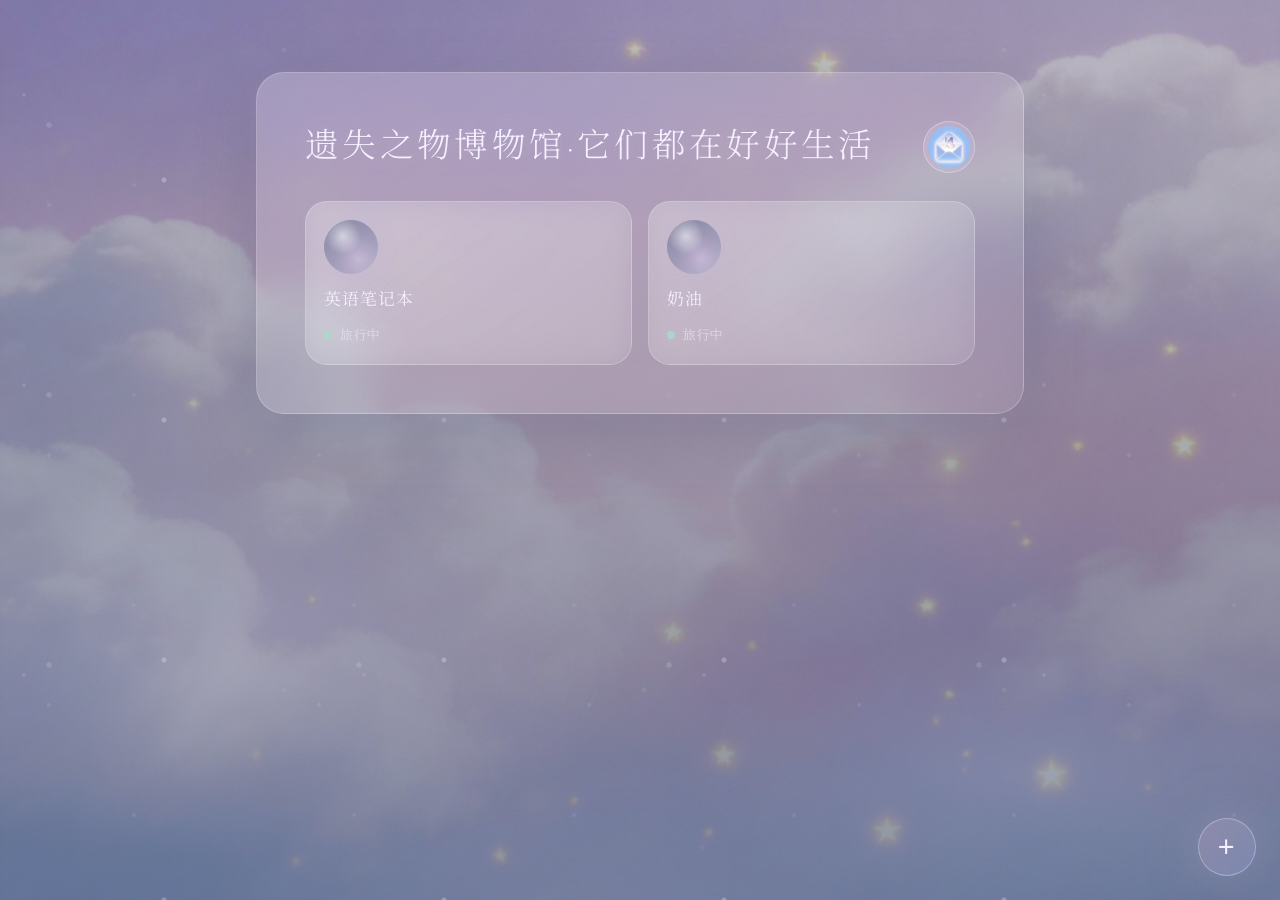
<file: museum.html>
<!DOCTYPE html>
<html lang="zh-CN">
  <head>
    <meta charset="UTF-8" />
    <meta name="viewport" content="width=device-width, initial-scale=1.0" />
    <title>遗失之物博物馆 | Miss&Found</title>
    <meta name="description" content="遗失之物博物馆：它们都在好好生活。" />
    <link rel="stylesheet" href="css/style.css" />
    <style>
      body.museum-page {
        background: var(--bg-image-main);
      }

      .museum {
        width: 100%;
      }

      .museum.glass-card--wide {
        max-width: 800px;
      }

      .museum__header {
        display: flex;
        align-items: center;
        justify-content: space-between;
        gap: 20px;
        margin-bottom: 28px;
      }

      .museum__title {
        margin: 0;
        font-family: var(--font-family-title);
        font-weight: 300;
        font-size: clamp(1.3rem, 2.8vw, 2.1rem);
        letter-spacing: 0.1em;
        line-height: 1.5;
      }

      .stamp-btn {
        width: 52px;
        height: 52px;
        border-radius: 50%;
        padding: 4px;
        position: relative;
        flex-shrink: 0;
        overflow: hidden;
      }

      .stamp-btn__icon {
        width: 100%;
        height: 100%;
        object-fit: cover;
        border-radius: 50%;
        display: block;
      }

      .stamp-btn__dot {
        position: absolute;
        right: 10px;
        top: 9px;
        width: 9px;
        height: 9px;
        border-radius: 50%;
        background: var(--color-healing-pink);
        box-shadow: 0 0 14px rgba(240, 184, 212, 0.7);
      }

      .museum__grid {
        display: grid;
        grid-template-columns: repeat(auto-fill, minmax(220px, 1fr));
        gap: 16px;
      }

      .item-card {
        border-radius: 22px;
        border: 1px solid rgba(255, 255, 255, 0.22);
        background: linear-gradient(
          145deg,
          rgba(255, 255, 255, 0.2),
          rgba(255, 255, 255, 0.08)
        );
        backdrop-filter: blur(14px);
        -webkit-backdrop-filter: blur(14px);
        padding: 18px;
        color: inherit;
        text-align: left;
        cursor: pointer;
        opacity: 0;
        transform: translateY(14px);
        transition:
          transform var(--transition-medium),
          box-shadow var(--transition-medium),
          border-color var(--transition-fast),
          opacity var(--transition-medium);
      }

      .item-card.is-visible {
        opacity: 1;
        transform: translateY(0);
      }

      .item-card:hover {
        transform: translateY(-4px);
        border-color: rgba(255, 255, 255, 0.38);
        box-shadow: var(--shadow-soft), var(--shadow-glow);
      }

      .item-card__avatar {
        width: 54px;
        aspect-ratio: 1;
        border-radius: 50%;
        margin-bottom: 12px;
        background:
          radial-gradient(circle at 35% 30%, rgba(255, 255, 255, 0.58), transparent 35%),
          radial-gradient(circle at 64% 72%, rgba(196, 181, 216, 0.72), rgba(74, 85, 120, 0.7));
        box-shadow:
          0 0 18px rgba(196, 181, 216, 0.35),
          inset 0 0 14px rgba(255, 255, 255, 0.18);
      }

      .item-card__name {
        margin: 0 0 10px;
        font-family: var(--font-family-title);
        font-weight: 400;
        font-size: 1.05rem;
        letter-spacing: 0.06em;
        text-shadow: var(--text-glow);
      }

      .item-card__status {
        margin: 0;
        display: flex;
        align-items: center;
        gap: 8px;
        font-size: 0.84rem;
        font-weight: 300;
        letter-spacing: 0.04em;
        color: var(--color-text-secondary);
      }

      .item-card__dot {
        width: 8px;
        height: 8px;
        border-radius: 50%;
        background: rgba(196, 181, 216, 0.5);
      }

      .item-card__dot--traveling {
        background: rgba(168, 220, 200, 0.85);
        box-shadow: 0 0 0 rgba(168, 220, 200, 0.4);
        animation: pulse-dot 3s ease-in-out infinite;
      }

      @keyframes pulse-dot {
        0% { box-shadow: 0 0 0 0 rgba(168, 220, 200, 0.4); }
        70% { box-shadow: 0 0 0 10px rgba(168, 220, 200, 0); }
        100% { box-shadow: 0 0 0 0 rgba(168, 220, 200, 0); }
      }

      .museum__empty {
        margin: 40px 0 16px;
        text-align: center;
        color: var(--color-text-secondary);
        letter-spacing: 0.06em;
        line-height: 2;
      }

      .fab-plus {
        position: fixed;
        right: 24px;
        bottom: 24px;
        width: 58px;
        height: 58px;
        border-radius: 50%;
        font-size: 1.8rem;
        line-height: 1;
        box-shadow: var(--shadow-glow);
      }

      .context-menu {
        position: fixed;
        z-index: 12;
        min-width: 130px;
        border-radius: 18px;
        border: 1px solid rgba(255, 255, 255, 0.24);
        background: rgba(74, 85, 120, 0.75);
        backdrop-filter: blur(16px);
        -webkit-backdrop-filter: blur(16px);
        padding: 8px;
        box-shadow: var(--shadow-soft);
      }

      .context-menu__btn {
        width: 100%;
        border: 0;
        border-radius: 12px;
        background: transparent;
        color: var(--color-text-primary);
        text-align: left;
        padding: 10px 12px;
        cursor: pointer;
        font: inherit;
        font-weight: 300;
        letter-spacing: 0.04em;
        transition: background var(--transition-fast);
      }

      .context-menu__btn:hover {
        background: rgba(255, 255, 255, 0.12);
      }

      .context-menu[hidden] {
        display: none;
      }

      @media (max-width: 640px) {
        .museum__grid {
          grid-template-columns: repeat(2, minmax(0, 1fr));
          gap: 12px;
        }

        .item-card {
          padding: 14px;
        }
      }
    </style>
  </head>
  <body class="museum-page">
    <div class="page-photo-bg" style="background-image: url('images/bg-cloud-stars.png')" aria-hidden="true"></div>
    <div class="dream-bg" aria-hidden="true">
      <div class="dream-bg__clouds"></div>
      <div class="dream-bg__layer dream-bg__layer--a"></div>
      <div class="dream-bg__layer dream-bg__layer--b"></div>
      <div class="dream-bg__layer dream-bg__layer--c"></div>
      <div class="dream-bg__grain"></div>
    </div>

    <main class="page-shell" data-parallax-root>
      <div class="page-container">
      <section class="museum glass-card glass-card--wide parallax-layer" data-parallax-depth="1" aria-labelledby="museum-title">
        <header class="museum__header">
          <h1 id="museum-title" class="museum__title title shake shake--delay-1 parallax-layer" data-parallax-depth="1.2">
            遗失之物博物馆·它们都在好好生活
          </h1>

          <a class="btn stamp-btn shake shake--delay-2 parallax-layer" data-parallax-depth="1.4" href="./postcards.html" aria-label="进入明信片墙">
            <img class="stamp-btn__icon" src="images/icon-postcard-envelope.png" alt="" aria-hidden="true" />
            <span id="unread-dot" class="stamp-btn__dot" hidden></span>
          </a>
        </header>

        <div id="museum-grid" class="museum__grid" role="list"></div>
        <p id="museum-empty" class="museum__empty" hidden>
          旅舍还很安静，先去
          <a class="btn" href="./home.html">首页送一个遗失之物去旅行</a>
        </p>
      </section>
      </div>
    </main>

    <a class="btn fab-plus shake shake--delay-3" href="./home.html" aria-label="送新的物品去旅行">+</a>

    <div id="context-menu" class="context-menu" hidden>
      <button id="end-trip-btn" class="context-menu__btn" type="button">结束旅程</button>
    </div>

    <script type="module" src="js/museum.js"></script>
  </body>
</html>
</file>
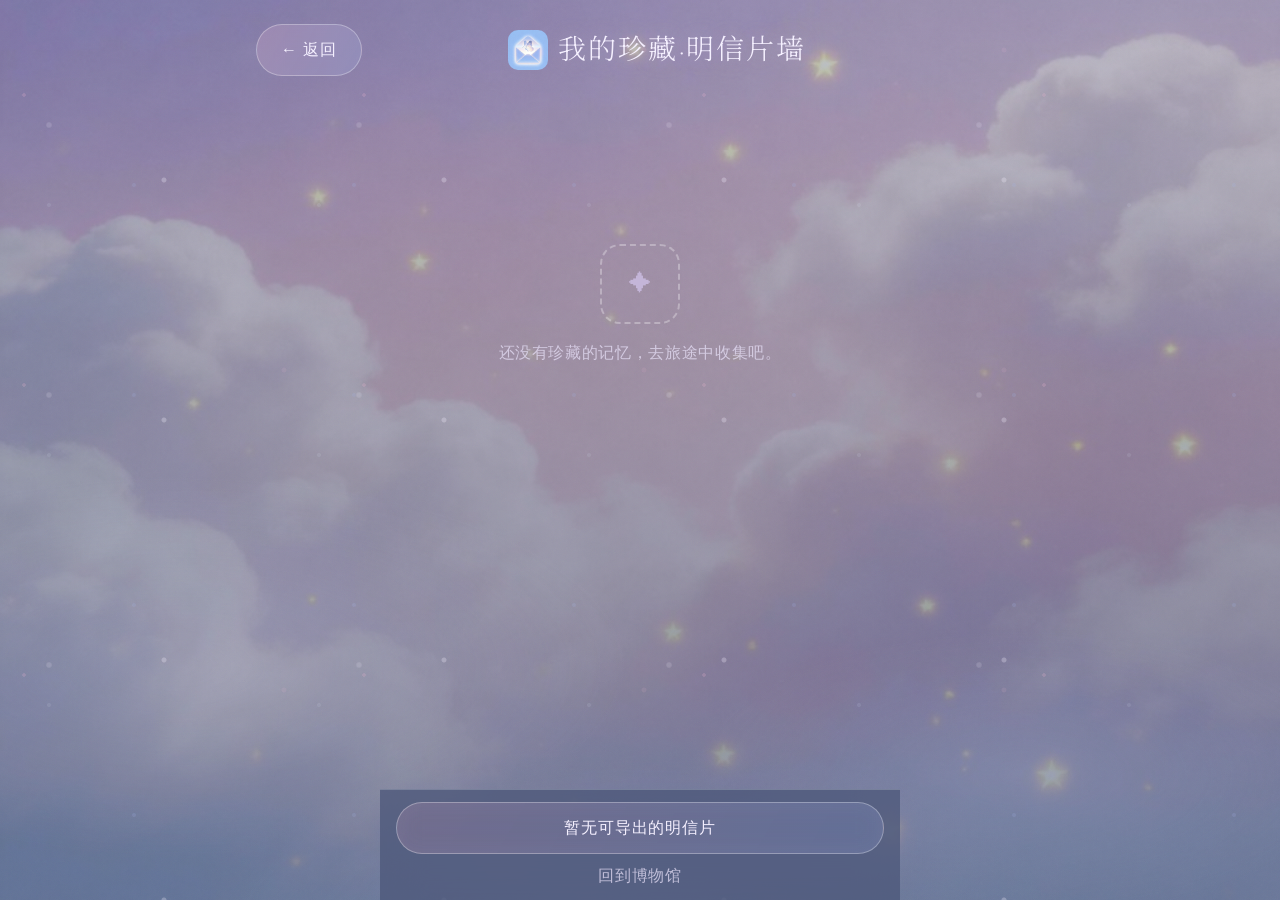
<file: postcards.html>
<!DOCTYPE html>
<html lang="zh-CN">
  <head>
    <meta charset="UTF-8" />
    <meta name="viewport" content="width=device-width, initial-scale=1.0" />
    <title>我的珍藏·明信片墙 | Miss&Found</title>
    <meta name="description" content="查看并导出 Miss&Found 旅途中的珍藏明信片。" />
    <link rel="stylesheet" href="css/style.css" />
    <style>
      .postcards-page {
        min-height: 100vh;
        padding-bottom: 120px;
      }

      .postcards-topbar {
        display: grid;
        grid-template-columns: auto 1fr auto;
        align-items: center;
        gap: 12px;
        margin-bottom: 24px;
        max-width: 800px;
        margin-left: auto;
        margin-right: auto;
      }

      .postcards-topbar__icon {
        width: 40px;
        height: 40px;
        border-radius: 10px;
        object-fit: cover;
      }

      .postcards-topbar__title-wrap {
        display: flex;
        align-items: center;
        justify-content: center;
        gap: 10px;
        min-width: 0;
      }

      .postcards-title {
        margin: 0;
        font-size: clamp(1.2rem, 3.5vw, 1.75rem);
        letter-spacing: 0.08em;
        line-height: 1.5;
        white-space: nowrap;
      }

      .postcards-topbar__spacer {
        width: 72px;
      }

      .postcard {
        border-radius: 22px;
        border: 1px solid rgba(255, 255, 255, 0.22);
        background: linear-gradient(155deg, rgba(255, 255, 255, 0.2), rgba(255, 255, 255, 0.1));
        backdrop-filter: blur(14px);
        -webkit-backdrop-filter: blur(14px);
        box-shadow: var(--shadow-soft);
        opacity: 0;
        transform: translateY(10px);
        transition: opacity var(--transition-medium), transform var(--transition-medium), box-shadow var(--transition-medium);
        cursor: zoom-in;
      }

      .postcard.is-visible {
        opacity: 1;
        transform: translateY(0);
      }

      .postcard:hover {
        box-shadow: var(--shadow-soft), var(--shadow-glow);
      }

      .postcard__img {
        border-radius: 14px;
        width: 100%;
        aspect-ratio: 4 / 3;
        margin-bottom: 14px;
        position: relative;
        overflow: hidden;
        background: linear-gradient(140deg, rgba(165, 180, 232, 0.5), rgba(240, 184, 212, 0.45));
      }

      .postcard__img-el {
        position: absolute;
        inset: 0;
        width: 100%;
        height: 100%;
        object-fit: cover;
      }

      .postcard__landmark {
        position: absolute;
        left: 10px;
        bottom: 10px;
        max-width: calc(100% - 20px);
        padding: 4px 10px;
        border-radius: 999px;
        font-size: 0.78rem;
        line-height: 1.4;
        background: rgba(74, 85, 120, 0.72);
        backdrop-filter: blur(6px);
        color: var(--color-text-primary);
        white-space: nowrap;
        overflow: hidden;
        text-overflow: ellipsis;
      }

      .postcard__text {
        margin: 0 0 12px;
        font-family: var(--font-family-title);
        font-size: 0.95rem;
      }

      .postcard__meta {
        margin: 0;
        display: grid;
        gap: 4px;
        font-size: 0.8rem;
        color: var(--color-text-secondary);
      }

      .empty-state {
        margin-top: 16vh;
        text-align: center;
        color: var(--color-text-secondary);
        line-height: 1.65;
      }

      .empty-state__doodle {
        margin: 0 auto 14px;
        width: 80px;
        height: 80px;
        border-radius: 20px;
        border: 2px dashed rgba(255, 255, 255, 0.3);
        display: grid;
        place-items: center;
        font-size: 1.4rem;
        color: var(--color-lilac);
      }

      .postcards-actions {
        position: fixed;
        left: 0;
        right: 0;
        bottom: 0;
        z-index: 9;
        padding: 12px 16px;
        background: rgba(74, 85, 120, 0.72);
        backdrop-filter: blur(20px);
        -webkit-backdrop-filter: blur(20px);
        border-top: 1px solid rgba(255, 255, 255, 0.2);
        display: grid;
        gap: 10px;
        max-width: 520px;
        margin: 0 auto;
      }

      .postcards-back {
        color: var(--color-text-secondary);
        text-align: center;
        text-decoration: none;
        line-height: 1.5;
      }

      .preview-mask {
        position: fixed;
        inset: 0;
        z-index: 20;
        background: rgba(74, 85, 120, 0.72);
        backdrop-filter: blur(12px);
        display: grid;
        place-items: center;
        padding: 20px;
      }

      .preview-mask[hidden] {
        display: none;
      }

      .preview-card {
        width: min(520px, 100%);
      }

      .preview-card .postcard {
        opacity: 1;
        transform: none;
        cursor: default;
      }

      .soft-tip {
        position: fixed;
        top: 14px;
        right: 14px;
        z-index: 30;
        padding: 10px 16px;
        border-radius: 999px;
        background: rgba(74, 85, 120, 0.85);
        backdrop-filter: blur(14px);
        border: 1px solid rgba(255, 255, 255, 0.28);
        font-size: 0.84rem;
        opacity: 0;
        translate: 0 -8px;
        transition: opacity var(--transition-fast), translate var(--transition-fast);
        pointer-events: none;
      }

      .soft-tip.is-show {
        opacity: 1;
        translate: 0 0;
      }

      @media (max-width: 640px) {
        .postcards-topbar__spacer {
          width: 0;
        }

        .postcards-title {
          white-space: normal;
          text-align: center;
        }
      }
    </style>
  </head>
  <body>
    <div class="page-photo-bg" style="background-image: url('images/bg-cloud-stars.png')" aria-hidden="true"></div>
    <div class="dream-bg" aria-hidden="true">
      <div class="dream-bg__clouds"></div>
      <div class="dream-bg__layer dream-bg__layer--a"></div>
      <div class="dream-bg__layer dream-bg__layer--b"></div>
      <div class="dream-bg__layer dream-bg__layer--c"></div>
      <div class="dream-bg__grain"></div>
    </div>

    <main class="postcards-page page-container" data-parallax-root>
      <header class="postcards-topbar">
        <a class="btn" href="./museum.html" aria-label="返回博物馆">← 返回</a>
        <div class="postcards-topbar__title-wrap">
          <img class="postcards-topbar__icon" src="images/icon-postcard-envelope.png" alt="" aria-hidden="true" />
          <h1 class="postcards-title title">我的珍藏·明信片墙</h1>
        </div>
        <span class="postcards-topbar__spacer" aria-hidden="true"></span>
      </header>

      <section id="wall-wrap">
        <div id="postcards-wall" class="postcards-wall" hidden></div>
        <div id="empty-state" class="empty-state" hidden>
          <div class="empty-state__doodle" aria-hidden="true">✦</div>
          <p class="text-body">还没有珍藏的记忆，去旅途中收集吧。</p>
        </div>
      </section>
    </main>

    <div class="postcards-actions card-standard">
      <button id="export-all-btn" class="btn" type="button">生成我的收藏长图</button>
      <a class="postcards-back" href="./museum.html">回到博物馆</a>
    </div>

    <div id="preview-mask" class="preview-mask" hidden>
      <div id="preview-card" class="preview-card"></div>
    </div>

    <div id="soft-tip" class="soft-tip" role="status" aria-live="polite"></div>

    <script src="https://html2canvas.hertzen.com/dist/html2canvas.min.js"></script>
    <script type="module" src="./js/postcards.js"></script>
  </body>
</html>
</file>
<file: css/style.css>
/* Miss&Found 失物旅舍 — Dreamcore 梦核设计系统 */

@import url("https://fonts.googleapis.com/css2?family=Cormorant+Garamond:ital,wght@0,300;0,400;0,500;1,300&family=Noto+Serif+SC:wght@300;400;500&display=swap");

:root {
  /* ── 梦核粉彩色板 ── */
  --color-dream-blue: #a5b4e8;
  --color-lilac: #c4b5d8;
  --color-healing-pink: #f0b8d4;
  --color-starlight: #f5f0ff;
  --color-mist: #d8e2f4;

  --color-bg-deep: #3d4a6b;
  --color-bg-mid: #6b7aab;
  --color-bg-soft: #9aabcc;

  --color-text-primary: #f5f0ff;
  --color-text-secondary: rgba(232, 224, 248, 0.72);
  --color-text-muted: rgba(220, 212, 240, 0.52);

  --color-surface: rgba(255, 255, 255, 0.12);
  --color-surface-strong: rgba(255, 255, 255, 0.2);
  --color-accent: #f0b8d4;
  --color-accent-soft: rgba(240, 184, 212, 0.28);
  --color-glow: rgba(196, 181, 216, 0.45);
  --color-border: rgba(255, 255, 255, 0.22);

  /* ── 字体 ── */
  --font-family-base: "PingFang SC", "Microsoft YaHei", sans-serif;
  --font-family-title: "Cormorant Garamond", "Noto Serif SC", "Songti SC", serif;

  /* ── 背景：云端梦境渐变 ── */
  --bg-image-main:
    radial-gradient(ellipse 80% 60% at 15% 20%, rgba(240, 184, 212, 0.22), transparent 55%),
    radial-gradient(ellipse 70% 50% at 85% 15%, rgba(165, 180, 232, 0.28), transparent 50%),
    radial-gradient(ellipse 90% 70% at 50% 90%, rgba(196, 181, 216, 0.2), transparent 55%),
    radial-gradient(ellipse 60% 40% at 70% 60%, rgba(216, 226, 244, 0.15), transparent 45%),
    linear-gradient(165deg, #4a5578 0%, #6b7aab 35%, #8a9bc4 65%, #a5b4e8 100%);

  --radius-card: 28px;
  --shadow-soft: 0 20px 60px rgba(74, 85, 120, 0.28), 0 4px 20px rgba(196, 181, 216, 0.12);
  --shadow-glow: 0 0 40px rgba(240, 184, 212, 0.18), 0 0 80px rgba(165, 180, 232, 0.12);
  --text-glow: 0 0 20px rgba(196, 181, 216, 0.4);

  --transition-fast: 0.4s cubic-bezier(0.4, 0, 0.2, 1);
  --transition-medium: 0.6s cubic-bezier(0.4, 0, 0.2, 1);
  --transition-slow: 0.8s cubic-bezier(0.4, 0, 0.2, 1);
  --transition-enter: 0.8s cubic-bezier(0.4, 0, 0.2, 1);

  /* ── 星空层 ── */
  --star-opacity-1: 0.32;
  --star-opacity-2: 0.22;
  --star-opacity-3: 0.16;
  --star-size-1: 2px;
  --star-size-2: 1.5px;
  --star-size-3: 3px;
  --star-duration-1: 90s;
  --star-duration-2: 130s;
  --star-duration-3: 170s;
  --star-x-1: 120px;
  --star-y-1: -90px;
  --star-x-2: -100px;
  --star-y-2: 80px;
  --star-x-3: 90px;
  --star-y-3: 130px;

  --parallax-main-range: 8px;
  --parallax-depth-range: 12px;
  --blur-strength: 20px;

  --shake-distance: 0.5px;
  --shake-duration: 6s;
}

*,
*::before,
*::after {
  box-sizing: border-box;
}

html,
body {
  margin: 0;
  min-height: 100%;
}

body {
  position: relative;
  overflow-x: hidden;
  color: var(--color-text-primary);
  font-family: var(--font-family-base);
  font-weight: 300;
  background: var(--bg-image-main);
  background-attachment: fixed;
  line-height: 1.65;
  letter-spacing: 0.04em;
  word-break: break-word;
}

/* ── 页面淡入 ── */
body.page-fade {
  opacity: 0;
  transition: opacity var(--transition-enter);
}

body.page-fade.page-fade--ready {
  opacity: 1;
}

/* ── 梦境背景层 ── */
.dream-bg {
  position: fixed;
  inset: 0;
  pointer-events: none;
  z-index: -2;
  overflow: hidden;
}

.dream-bg__clouds {
  position: absolute;
  inset: -10%;
  opacity: 0.35;
  background:
    radial-gradient(ellipse 50% 30% at 20% 70%, rgba(245, 240, 255, 0.5), transparent 60%),
    radial-gradient(ellipse 40% 25% at 75% 80%, rgba(216, 226, 244, 0.4), transparent 55%),
    radial-gradient(ellipse 60% 35% at 50% 95%, rgba(240, 184, 212, 0.25), transparent 50%);
  animation: cloud-drift 40s ease-in-out infinite alternate;
}

.dream-bg__grain {
  position: absolute;
  inset: 0;
  opacity: 0.04;
  background-image: url("data:image/svg+xml,%3Csvg viewBox='0 0 256 256' xmlns='http://www.w3.org/2000/svg'%3E%3Cfilter id='n'%3E%3CfeTurbulence type='fractalNoise' baseFrequency='0.85' numOctaves='4' stitchTiles='stitch'/%3E%3C/filter%3E%3Crect width='100%25' height='100%25' filter='url(%23n)'/%3E%3C/svg%3E");
  background-size: 180px 180px;
}

.dream-bg__layer {
  position: absolute;
  inset: -20%;
  will-change: transform;
}

.dream-bg__layer--a {
  opacity: var(--star-opacity-1);
  background-image:
    radial-gradient(circle, rgba(245, 240, 255, 0.9) 0 var(--star-size-1), transparent calc(var(--star-size-1) + 1px)),
    radial-gradient(circle, rgba(240, 184, 212, 0.7) 0 calc(var(--star-size-1) - 0.5px), transparent var(--star-size-1));
  background-size: 280px 240px, 340px 290px;
  background-position: 0 0, 110px 130px;
  animation: drift-a var(--star-duration-1) linear infinite;
}

.dream-bg__layer--b {
  opacity: var(--star-opacity-2);
  background-image:
    radial-gradient(circle, rgba(165, 180, 232, 0.85) 0 var(--star-size-2), transparent calc(var(--star-size-2) + 1px)),
    radial-gradient(circle, rgba(245, 240, 255, 0.75) 0 calc(var(--star-size-2) + 0.5px), transparent calc(var(--star-size-2) + 2px));
  background-size: 220px 210px, 310px 270px;
  background-position: 60px 50px, 150px 170px;
  animation: drift-b var(--star-duration-2) linear infinite;
}

.dream-bg__layer--c {
  opacity: var(--star-opacity-3);
  background-image:
    radial-gradient(circle, rgba(240, 184, 212, 0.75) 0 calc(var(--star-size-3) - 1px), transparent var(--star-size-3)),
    radial-gradient(circle, rgba(216, 226, 244, 0.8) 0 calc(var(--star-size-3) - 1.5px), transparent calc(var(--star-size-3) - 0.5px));
  background-size: 360px 320px, 270px 250px;
  background-position: 0 70px, 170px 10px;
  animation: drift-c var(--star-duration-3) linear infinite;
}

@keyframes cloud-drift {
  from { transform: translate3d(0, 0, 0) scale(1); }
  to { transform: translate3d(-20px, -15px, 0) scale(1.03); }
}

@keyframes drift-a {
  from { transform: translate3d(0, 0, 0); }
  to { transform: translate3d(var(--star-x-1), var(--star-y-1), 0); }
}

@keyframes drift-b {
  from { transform: translate3d(0, 0, 0); }
  to { transform: translate3d(var(--star-x-2), var(--star-y-2), 0); }
}

@keyframes drift-c {
  from { transform: translate3d(0, 0, 0); }
  to { transform: translate3d(var(--star-x-3), var(--star-y-3), 0); }
}

@keyframes gentle-shake {
  0%, 100% { transform: translate3d(0, 0, 0) rotate(0deg); }
  13% { transform: translate3d(var(--shake-distance), calc(var(--shake-distance) * -0.7), 0) rotate(0.08deg); }
  27% { transform: translate3d(calc(var(--shake-distance) * -0.85), var(--shake-distance), 0) rotate(-0.1deg); }
  44% { transform: translate3d(calc(var(--shake-distance) * 0.45), calc(var(--shake-distance) * 0.25), 0) rotate(0.05deg); }
  62% { transform: translate3d(calc(var(--shake-distance) * -0.65), calc(var(--shake-distance) * -0.5), 0) rotate(-0.08deg); }
  83% { transform: translate3d(calc(var(--shake-distance) * 0.9), calc(var(--shake-distance) * -0.2), 0) rotate(0.06deg); }
}

/* ── 页面摄影背景 ── */
.page-photo-bg {
  position: fixed;
  inset: 0;
  z-index: -3;
  background-size: cover;
  background-position: center;
  background-repeat: no-repeat;
}

.page-photo-bg::after {
  content: "";
  position: absolute;
  inset: 0;
  background: linear-gradient(
    180deg,
    rgba(74, 85, 120, 0.35) 0%,
    rgba(74, 85, 120, 0.5) 55%,
    rgba(74, 85, 120, 0.65) 100%
  );
}

/* ── 布局 ── */
.page-shell {
  min-height: 100vh;
  display: flex;
  flex-direction: column;
  align-items: center;
  padding: 48px 0 56px;
  will-change: transform;
  transition: transform var(--transition-medium);
}

/* ── 统一页面容器 ── */
.page-container {
  width: 100%;
  max-width: 800px;
  margin: 0 auto;
  padding: 24px 16px;
}

/* ── 标准功能卡片 ── */
.card-standard {
  width: 100%;
  max-width: 520px;
  margin-left: auto;
  margin-right: auto;
}

.card-standard--wide {
  max-width: 520px;
}

.text-body {
  line-height: 1.65;
  word-break: break-word;
  overflow-wrap: anywhere;
}

@media (max-width: 767px) {
  .page-container {
    padding: 20px 16px;
  }

  .card-standard,
  .card-standard--wide {
    max-width: none;
    width: calc(100% - 0px);
  }
}

/* ── 毛玻璃卡片 ── */
.glass-card {
  width: 100%;
  max-width: 520px;
  margin-left: auto;
  margin-right: auto;
  border-radius: var(--radius-card);
  border: 1px solid var(--color-border);
  background: linear-gradient(
    145deg,
    rgba(255, 255, 255, 0.22),
    rgba(255, 255, 255, 0.08)
  );
  backdrop-filter: blur(var(--blur-strength)) saturate(1.2);
  -webkit-backdrop-filter: blur(var(--blur-strength)) saturate(1.2);
  box-shadow: var(--shadow-soft);
  padding: clamp(28px, 5vw, 48px);
  transition:
    transform var(--transition-medium),
    border-color var(--transition-fast),
    box-shadow var(--transition-medium);
}

.glass-card--wide {
  max-width: 800px;
}

.glass-card:hover {
  border-color: rgba(255, 255, 255, 0.36);
  box-shadow: var(--shadow-soft), var(--shadow-glow);
}

/* ── 排版 ── */
.title {
  margin: 0 0 16px;
  font-family: var(--font-family-title);
  font-weight: 300;
  font-size: clamp(1.5rem, 4vw, 2.5rem);
  letter-spacing: 0.1em;
  line-height: 1.5;
  word-break: break-word;
  text-shadow: var(--text-glow);
  color: var(--color-text-primary);
}

.subtitle {
  margin: 0 0 32px;
  color: var(--color-text-secondary);
  font-weight: 300;
  letter-spacing: 0.06em;
  line-height: 1.65;
  word-break: break-word;
  text-shadow: 0 0 12px rgba(196, 181, 216, 0.25);
}

/* ── 头像剪影 ── */
.silhouette {
  width: clamp(88px, 14vw, 120px);
  aspect-ratio: 1;
  margin: 0 auto 24px;
  border-radius: 50%;
  background:
    radial-gradient(circle at 35% 30%, rgba(255, 255, 255, 0.55), transparent 40%),
    radial-gradient(circle at 62% 68%, rgba(196, 181, 216, 0.75), rgba(74, 85, 120, 0.65));
  box-shadow:
    0 0 32px var(--color-accent-soft),
    inset 0 0 24px rgba(255, 255, 255, 0.2);
}

/* ── 按钮 ── */
.btn {
  display: inline-flex;
  align-items: center;
  justify-content: center;
  gap: 8px;
  border: 1px solid rgba(255, 255, 255, 0.3);
  border-radius: 999px;
  padding: 12px 24px;
  min-height: 46px;
  background: linear-gradient(
    120deg,
    rgba(240, 184, 212, 0.22),
    rgba(165, 180, 232, 0.26)
  );
  backdrop-filter: blur(12px);
  -webkit-backdrop-filter: blur(12px);
  color: var(--color-text-primary);
  font: inherit;
  font-weight: 300;
  letter-spacing: 0.06em;
  text-decoration: none;
  cursor: pointer;
  transition:
    transform var(--transition-fast),
    border-color var(--transition-fast),
    box-shadow var(--transition-fast),
    background var(--transition-medium);
  touch-action: manipulation;
}

.btn:hover {
  transform: translateY(-2px);
  border-color: rgba(255, 255, 255, 0.45);
  box-shadow: 0 8px 32px rgba(196, 181, 216, 0.3);
  background: linear-gradient(
    120deg,
    rgba(240, 184, 212, 0.32),
    rgba(165, 180, 232, 0.36)
  );
  animation: gentle-shake var(--shake-duration) infinite both;
  animation-delay: 0.7s;
}

.btn:focus-visible,
input:focus-visible,
textarea:focus-visible,
select:focus-visible {
  outline: 2px solid rgba(240, 184, 212, 0.7);
  outline-offset: 3px;
}

/* ── 表单 ── */
.field {
  display: grid;
  gap: 10px;
  margin-bottom: 20px;
}

.field label {
  font-size: 0.9rem;
  font-weight: 300;
  letter-spacing: 0.06em;
  color: rgba(245, 240, 255, 0.85);
}

.field input,
.field textarea,
.field select {
  border-radius: 18px;
  border: 1px solid rgba(255, 255, 255, 0.22);
  background: linear-gradient(
    160deg,
    rgba(255, 255, 255, 0.16),
    rgba(255, 255, 255, 0.06)
  );
  backdrop-filter: blur(8px);
  -webkit-backdrop-filter: blur(8px);
  color: var(--color-text-primary);
  padding: 14px 16px;
  font: inherit;
  font-weight: 300;
  letter-spacing: 0.04em;
  line-height: 1.7;
  resize: vertical;
  transition:
    border-color var(--transition-fast),
    box-shadow var(--transition-fast);
}

.field input::placeholder,
.field textarea::placeholder {
  color: rgba(232, 224, 248, 0.45);
  letter-spacing: 0.04em;
}

.field input:focus,
.field textarea:focus,
.field select:focus {
  border-color: rgba(240, 184, 212, 0.55);
  box-shadow: 0 0 0 4px rgba(240, 184, 212, 0.1);
}

.field select option {
  background: #4a5578;
  color: var(--color-text-primary);
}

/* ── 视差层 ── */
.parallax-layer {
  will-change: transform;
  transition: transform var(--transition-slow);
}

.shake {
  animation: gentle-shake var(--shake-duration) infinite both;
}
.shake--delay-1 { animation-delay: 0.6s; }
.shake--delay-2 { animation-delay: 1.4s; }
.shake--delay-3 { animation-delay: 2.2s; }

/* ── 淡入上升 ── */
.fade-in-up {
  opacity: 0;
  translate: 0 16px;
  transition:
    opacity var(--transition-enter),
    translate var(--transition-enter);
}

.fade-in-up.is-visible {
  opacity: 1;
  translate: 0 0;
}

.sr-only {
  position: absolute;
  width: 1px;
  height: 1px;
  margin: -1px;
  padding: 0;
  border: 0;
  overflow: hidden;
  clip: rect(0, 0, 0, 0);
}

@media (prefers-reduced-motion: reduce) {
  *,
  *::before,
  *::after {
    animation-duration: 0.001ms !important;
    animation-iteration-count: 1 !important;
    transition-duration: 0.001ms !important;
  }

  .shake {
    animation: none !important;
  }
}

/* ── 头像与上传 ── */
.avatar-img,
.has-avatar-img img {
  width: 100%;
  height: 100%;
  object-fit: cover;
  border-radius: 50%;
  display: block;
}

.avatar-upload {
  display: grid;
  gap: 8px;
  justify-items: center;
}

.avatar-upload__preview {
  position: relative;
  width: 72px;
  height: 72px;
  border-radius: 50%;
  overflow: hidden;
  box-shadow: 0 0 20px var(--color-accent-soft);
}

.avatar-upload__preview .silhouette {
  width: 72px;
  height: 72px;
  margin: 0;
}

.avatar-upload__btn {
  width: 72px;
  height: 72px;
  border-radius: 16px;
  border: 2px dashed rgba(255, 255, 255, 0.38);
  background: rgba(255, 255, 255, 0.08);
  color: var(--color-text-secondary);
  font-size: 1.6rem;
  cursor: pointer;
  display: grid;
  place-items: center;
  transition: border-color var(--transition-fast), background var(--transition-fast);
}

.avatar-upload__btn:hover {
  border-color: rgba(240, 184, 212, 0.55);
  background: rgba(255, 255, 255, 0.14);
}

.avatar-upload__actions {
  display: flex;
  gap: 8px;
  flex-wrap: wrap;
  justify-content: center;
}

.avatar-upload__hint {
  margin: 0;
  font-size: 0.78rem;
  color: var(--color-text-secondary);
  letter-spacing: 0.04em;
  line-height: 1.5;
  text-align: center;
}

.btn--tiny {
  min-height: 32px;
  padding: 4px 12px;
  font-size: 0.78rem;
}

/* ── 朋友圈时间线 ── */
.timeline-list {
  display: flex;
  flex-direction: column;
  gap: 22px;
  width: 100%;
  max-width: 520px;
  margin: 0 auto;
}

.post-card {
  width: 100%;
  max-width: 520px;
  margin: 0 auto;
  border-radius: 22px;
  border: 1px solid rgba(255, 255, 255, 0.22);
  background: linear-gradient(145deg, rgba(255, 255, 255, 0.2), rgba(255, 255, 255, 0.08));
  backdrop-filter: blur(14px);
  -webkit-backdrop-filter: blur(14px);
  padding: 16px;
  overflow: hidden;
}

.post-card__image {
  position: relative;
  width: 100%;
  aspect-ratio: 4 / 3;
  border-radius: 16px;
  overflow: hidden;
  background: linear-gradient(140deg, rgba(165, 180, 232, 0.45), rgba(240, 184, 212, 0.42));
  margin-bottom: 14px;
}

.post-card__img-el {
  position: absolute;
  inset: 0;
  width: 100%;
  height: 100%;
  object-fit: cover;
}

.post-card__body {
  margin: 0 0 12px;
  line-height: 1.65;
  word-break: break-word;
}

.post-card__meta {
  margin: 0;
  display: flex;
  justify-content: space-between;
  align-items: center;
  gap: 10px;
  font-size: 0.82rem;
  line-height: 1.5;
  color: var(--color-text-secondary);
  word-break: break-word;
}

.post-card__fav {
  border: 0;
  border-radius: 999px;
  padding: 5px 10px;
  background: rgba(255, 255, 255, 0.12);
  color: inherit;
  cursor: pointer;
  flex-shrink: 0;
}

.post-card__fav.is-faved {
  background: rgba(240, 184, 212, 0.28);
}

.post-card__landmark {
  position: absolute;
  left: 12px;
  bottom: 10px;
  font-size: 0.84rem;
  line-height: 1.5;
  text-shadow: var(--text-glow);
}

.encounter-flag {
  position: absolute;
  top: 8px;
  right: 10px;
  background: rgba(74, 85, 120, 0.55);
  backdrop-filter: blur(6px);
  border-radius: 999px;
  padding: 3px 10px;
  font-size: 0.72rem;
  line-height: 1.5;
}

/* ── 博物馆网格 ── */
.museum__grid {
  display: grid;
  grid-template-columns: repeat(auto-fill, minmax(220px, 1fr));
  gap: 22px;
  justify-items: center;
}

.item-card {
  width: 100%;
  max-width: 520px;
}

.item-card__avatar {
  width: 54px;
  aspect-ratio: 1;
  border-radius: 50%;
  margin-bottom: 12px;
  overflow: hidden;
}

/* ── 明信片墙（单列/双列网格，避免 columns 错位） ── */
.postcards-wall {
  display: grid;
  grid-template-columns: 1fr;
  gap: 22px;
  max-width: 520px;
  margin: 0 auto;
}

.postcard {
  break-inside: avoid;
  page-break-inside: avoid;
  width: 100%;
  max-width: 520px;
  margin: 0 auto;
  padding: 16px;
}

.postcard__text {
  line-height: 1.65;
  word-break: break-word;
  overflow-wrap: anywhere;
  padding: 0 2px;
  color: var(--color-text-primary);
}

.postcard__meta {
  line-height: 1.55;
  word-break: break-word;
}

@media (min-width: 768px) {
  .postcards-wall {
    max-width: 800px;
    grid-template-columns: repeat(2, minmax(0, 1fr));
  }

  .postcard {
    max-width: none;
  }
}

@media (max-width: 767px) {
  .postcards-wall {
    max-width: none;
    width: 100%;
  }

  .timeline-list,
  .post-card {
    max-width: none;
    width: 100%;
  }
}
</file>
